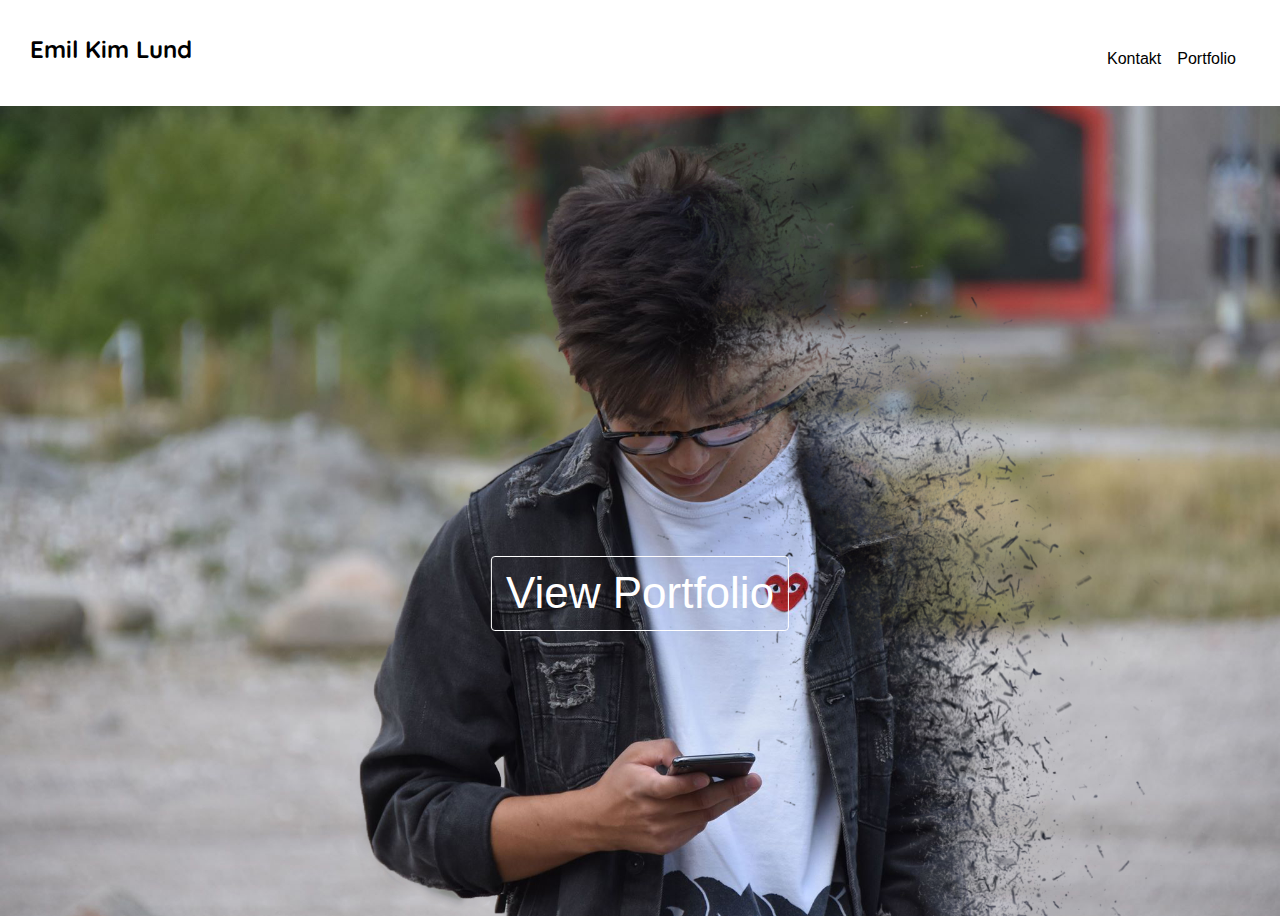
<file: index.html>
<!doctype html>
<html>
<head>
<meta charset="utf-8">
<link rel="stylesheet" href="https://use.fontawesome.com/releases/v5.8.2/css/all.css" integrity="sha384-oS3vJWv+0UjzBfQzYUhtDYW+Pj2yciDJxpsK1OYPAYjqT085Qq/1cq5FLXAZQ7Ay" crossorigin="anonymous">
	<link href="https://fonts.googleapis.com/css?family=Quicksand&display=swap" rel="stylesheet">
	<link href="https://fonts.googleapis.com/css?family=Pontano+Sans&display=swap" rel="stylesheet">
<link rel="stylesheet" href="css/style.css">
<title>Portfolio</title>
</head>
	
<header>
	<ul class="navbar">
 
  		<li><a href="Portfolio.html">Portfolio</a></li>
  		<li><a href="Kontakt.html">Kontakt</a></li>
	</ul>
	<h2 class="placeholder">Emil Kim Lund</h2>
</header>
<body>
	
<main>
	<nav>
		
		<a href="Portfolio.html" class="transparent_btn">View Portfolio</a>
	
	</nav>
<figure><img src="Billeder/Disportion_efeckt_rtsphoto.jpg" width="2048" height="1365" alt=""/></figure>
</main>
</body>
</html>
</file>
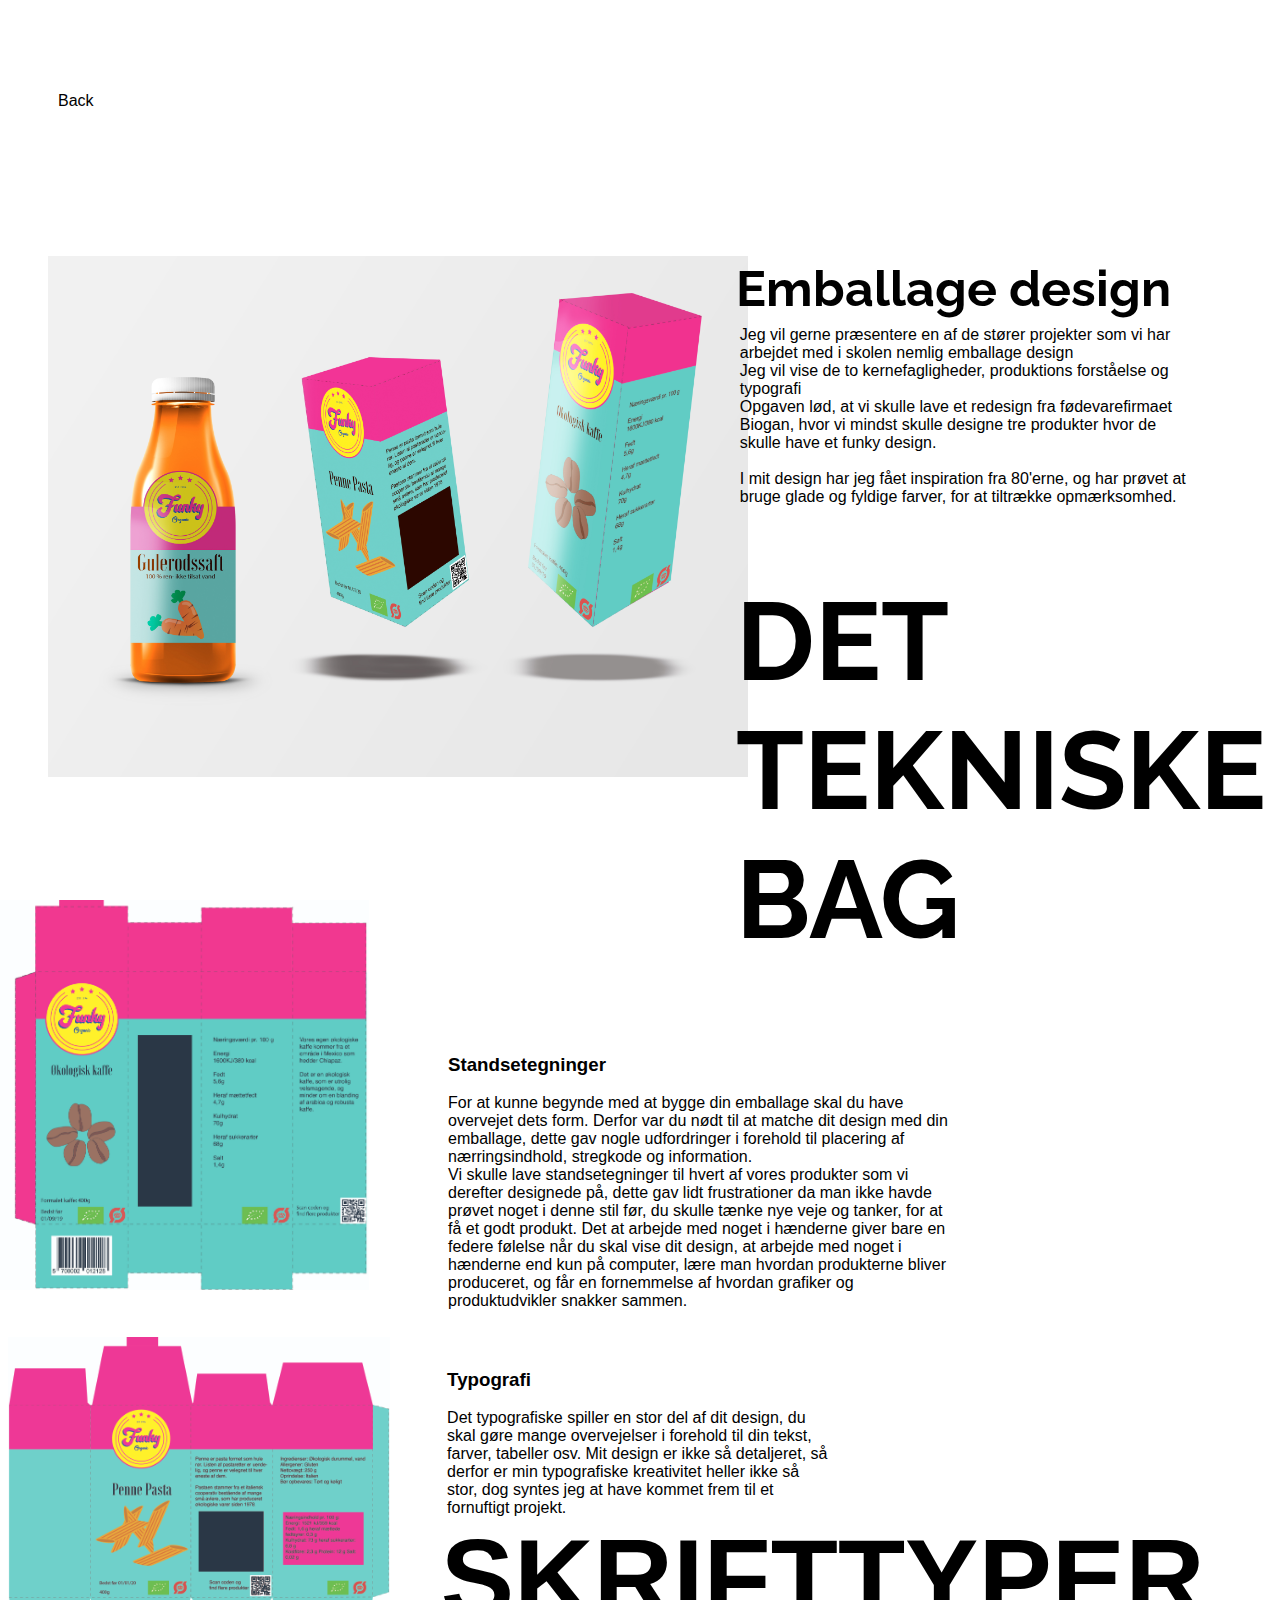
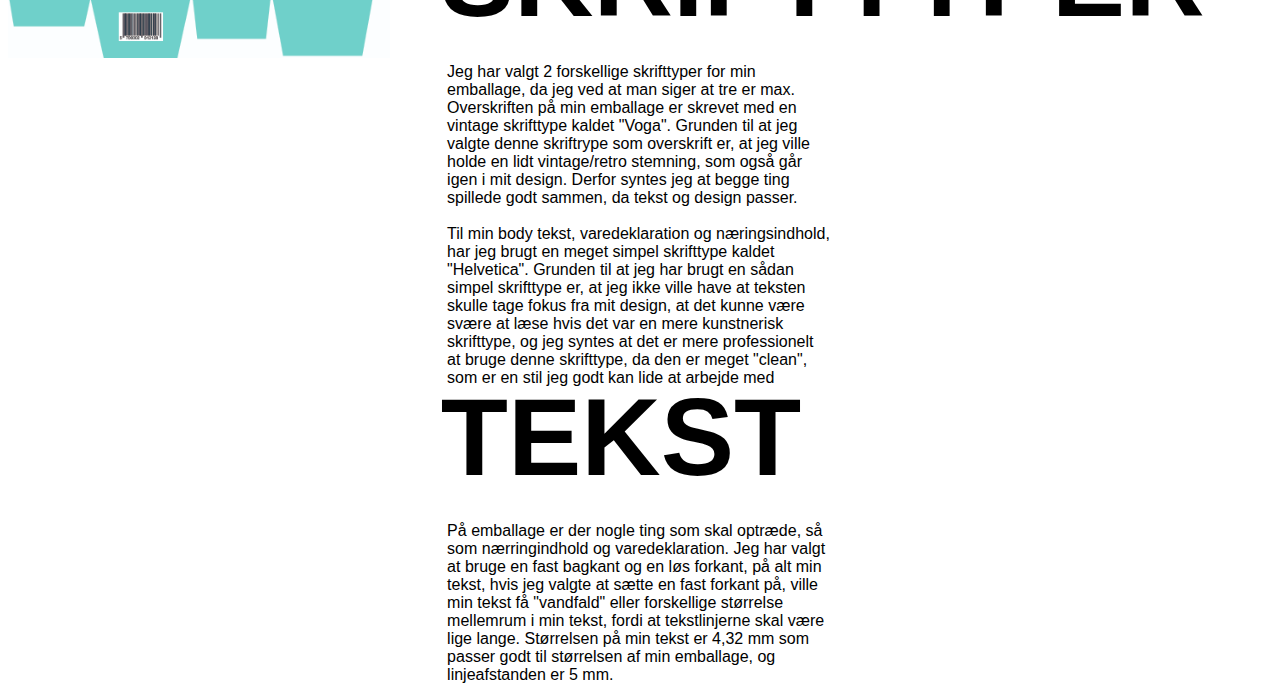
<file: emballage.html>
<!doctype html>
<html>
<head>
<link rel="stylesheet" href="css/style_emballage.css">
<link href="https://fonts.googleapis.com/css?family=Raleway&display=swap" rel="stylesheet">	
<meta charset="UTF-8">
<title>emballage</title>
</head>

	<header class="navbar">
	<ul class="navbar">
  		<li><a href="Portfolio.html">Back</a></li>
	</ul>
	
	</header>
<body>
	
	<h1>Emballage design</h1>
		
	<article>
		<figure>
			<img src="Billeder/Emballage_photos/Boxmockup.jpg" alt="" width="700"/> 
		</figure>
		<section>
			<p align="left" class="intro">Jeg vil gerne præsentere en af de stører projekter som vi har arbejdet med i skolen nemlig emballage design<br>Jeg vil vise de to kernefagligheder, produktions forståelse og typografi<br>Opgaven lød, at vi skulle lave et redesign fra fødevarefirmaet Biogan, hvor vi mindst skulle designe tre produkter hvor de skulle have et funky design.<br><br> I mit design har jeg fået inspiration fra 80'erne, og har prøvet at bruge glade og fyldige farver, for at tiltrække opmærksomhed.
</p>
		</section>
	</article>
	<article>
		
		<section>
			<h2>DET TEKNISKE BAG</h2>	
		</section>
	</article>	
		

	

<div class="photo">
<img src="Billeder/Emballage_photos/Kaffe emballage copy.jpg" style="width:30%"></div>
<div class="pasta">
	<img  src="Billeder/Emballage_photos/Pasta emballage copy.jpg" style="width: 30%"/> 
</div>	
<section class="standsetegninger"><h3>Standsetegninger</h3>
	<p>For at kunne begynde med at bygge din emballage skal du have overvejet dets form. Derfor var du nødt til at matche dit design med din emballage, dette gav nogle udfordringer i forehold til placering af nærringsindhold, stregkode og information. <br>Vi skulle lave standsetegninger til hvert af vores produkter som vi derefter designede på, dette gav lidt frustrationer da man ikke havde prøvet noget i denne stil før, du skulle tænke nye veje og tanker, for at få et godt produkt.  Det at arbejde med noget i hænderne giver bare en federe følelse når du skal vise dit design, at arbejde med noget i hænderne end kun på computer, lære man hvordan produkterne bliver produceret, og får en fornemmelse af hvordan grafiker og produktudvikler snakker sammen.</p>
	</section>
<div class="typografi">
	<section class="styletext">
		<h3 id="styletextstor">Typografi</h3>
	<p>Det typografiske spiller en stor del af dit design, du skal gøre mange overvejelser i forehold til din tekst, farver, tabeller osv. Mit design er ikke så detaljeret, så derfor er min typografiske kreativitet heller ikke så stor, dog syntes jeg at have kommet frem til et fornuftigt projekt.</p><br><br><h3 id="SKRIFTTYPER">SKRIFTTYPER</h3><p class="skrifttekst">Jeg har valgt 2 forskellige skrifttyper for min emballage, da jeg ved at man siger at tre er max. Overskriften på min emballage er skrevet med en vintage skrifttype kaldet "Voga". Grunden til at jeg valgte denne skriftrype som overskrift er, at jeg ville holde en lidt vintage/retro stemning, som også går igen i mit design. Derfor syntes jeg at begge ting spillede godt sammen, da tekst og design passer.<br><br> Til min body tekst, varedeklaration  og næringsindhold, har jeg brugt en meget simpel skrifttype kaldet "Helvetica". Grunden til at jeg har brugt en sådan simpel skrifttype er, at jeg ikke ville have at teksten skulle tage fokus fra mit design, at det kunne være svære at læse hvis det var en mere kunstnerisk skrifttype, og jeg syntes at det er mere professionelt at bruge denne skrifttype, da den er meget "clean", som er en stil jeg godt kan lide at arbejde med </p><br><br><h3 id="TEKST">TEKST</h3><p class="tekst">På emballage er der nogle ting som skal optræde, så som nærringindhold og varedeklaration. Jeg har valgt at bruge en fast bagkant og en løs forkant, på alt min tekst, hvis jeg valgte at sætte en fast forkant på, ville min tekst få "vandfald" eller forskellige størrelse mellemrum i min tekst, fordi at tekstlinjerne skal være lige lange. Størrelsen på min tekst er 4,32 mm som passer godt til størrelsen af min emballage, og linjeafstanden er 5 mm.
</p>
		
		
	</section>
	
</div>	
	
	
</body>
</html>
</file>
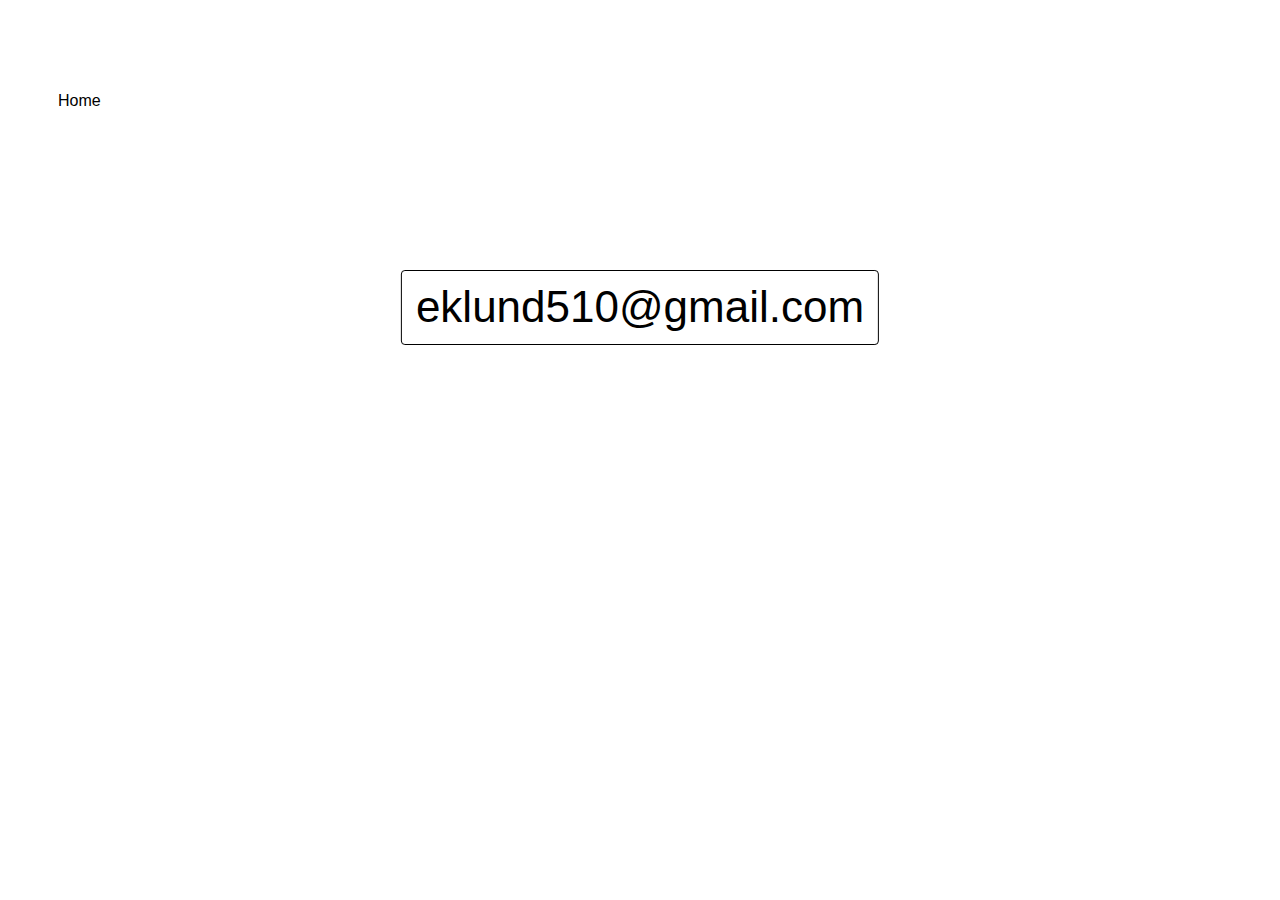
<file: Kontakt.html>
<!doctype html>
<html>
<head>
<link rel="stylesheet" href="css/style_kontakt.css">
<meta charset="utf-8">
<title>Kontakt</title>
</head>
<header class="navbar">
	<ul class="navbar">
  		<li><a href="Landingpage.html">Home</a></li>
	</ul>
	
	</header>
<body>
	
		<a href="mailto:eklund510@gmail.com" class="transparent_btn">eklund510@gmail.com</a>
	
</body>
</html>
s
</file>
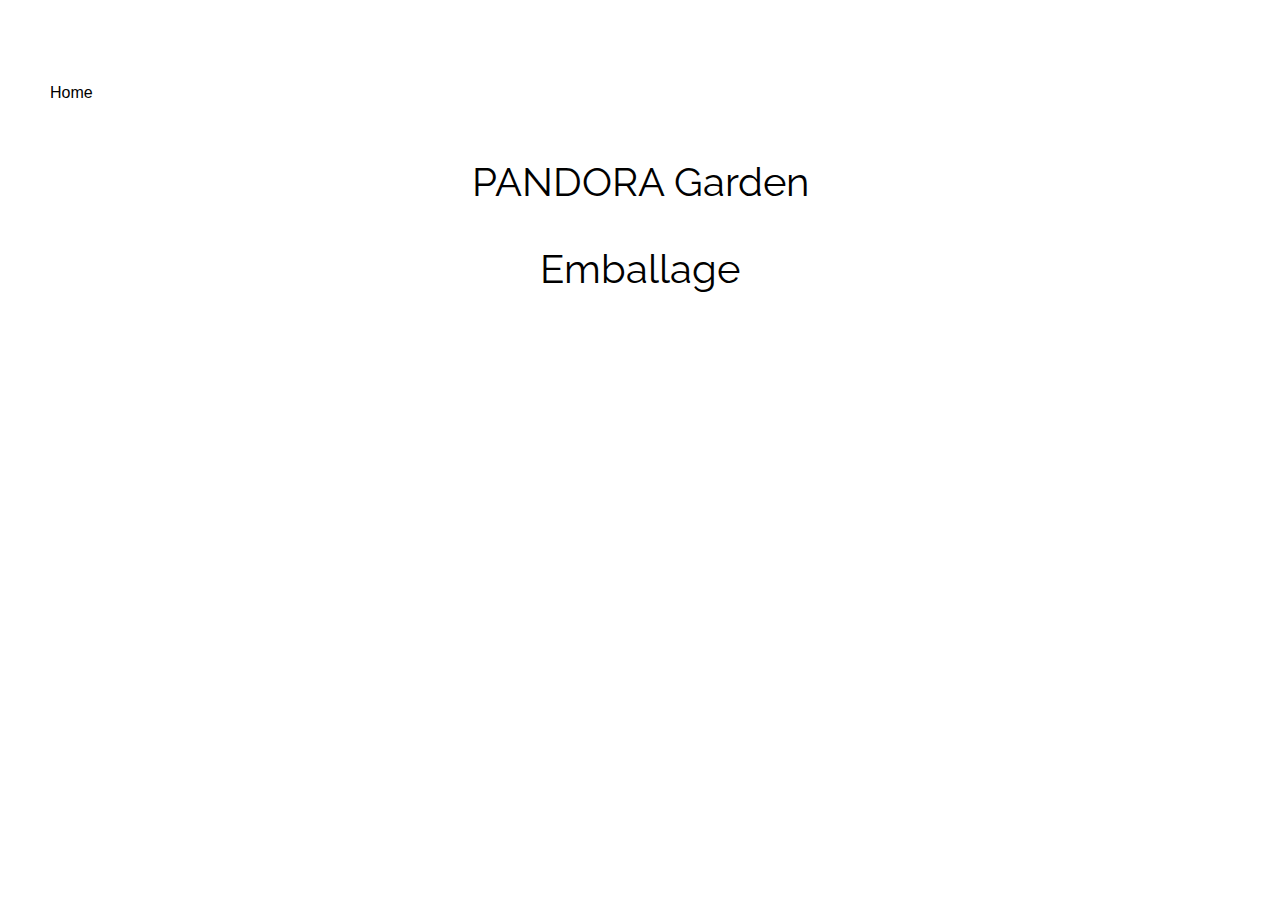
<file: Portfolio.html>
<!doctype html>
<html>
<head>
<meta charset="utf-8">
	<link href="https://fonts.googleapis.com/css?family=Raleway&display=swap" rel="stylesheet">

<link rel="stylesheet" href="css/style_portfolio.css">
<title>Landingpage</title>
</head>
	
<header class="navbar">
	<ul class="navbar">
  		<li><a href="index.html">Home</a></li>
	</ul>
	
	</header>
<body>
<p class="three" >
<a id="Pandora"href="pandoragarden.html">PANDORA Garden</a></p>


	<p class="two">
		<a id="Emballage" href="emballage.html">Emballage</a></p>
<figure>
	<img id="Pandora_img"src="Billeder/PANDORA_mockup.jpg" width="500"/>
	<img id="Emballage_img" src="Billeder/Emballage_photos/Boxmockup.jpg" width="500" />
	
	</figure>


<div>
	
	
	</div>	
	<script>
		document.querySelector("#Pandora").addEventListener("mouseover", function(){
			document.querySelector("#Pandora_img").style.display="inline";
		})
		document.querySelector("#Pandora").addEventListener("mouseout", function(){
			document.querySelector("#Pandora_img").style.display="none";
		})
		
			document.querySelector("#Emballage").addEventListener("mouseover", function(){
			document.querySelector("#Emballage_img").style.display="inline";
		})
		document.querySelector("#Emballage").addEventListener("mouseout", function(){
			document.querySelector("#Emballage_img").style.display="none";
		})
	
	
	</script>
</body>
</html>
</file>
<file: css/style.css>
@charset "utf-8";
/* CSS Document */



html{
	scroll-behavior: smooth;
}


header{
	height: 10vh;
}

figure{
	margin: 0;
	height: 90vh;
}

figure img{
	width: 100%;
	height: 100%;
	object-fit: cover;
}

body{
	margin: 0;
}



li {
  float: right;
}

.navbar	{	
	display: block;
	padding: 14px;
	background-color: #FFFFFF;
	text-indent: 16px;
	list-style: none;
	position: relative;
	top: 20px;
	margin-right: 30px;
	text-decoration: none;
	
}

.navbar ul{
	
}

.navbar a{
	color: #000000;
	text-decoration: none;
	font-family: 'Roboto', sans-serif;
	left: 40px;

}


.fullscreen{
	
	height: 90vh;
	padding: 5vh;
	box-sizing: border-box;
	top: 30px;
	position: relative;
	bottom: 3vh;
	background-color:#E81B1F;
	transform: translateX(50-)
	
}

.scroller{
	color: black;
	position: absolute;
}


.transparent_btn {
	left: 50vw;
	transform: translateX(-50%);
	font-family: 'Raleway', sans-serif;
	margin-top: 450px;
	display: inline-block;
	position: absolute;
	padding: 10px 14px;
	color: #FFFFFF;
	border: 1px solid #FFFFFF;
	text-decoration: none;
	font-size: 44px;
	line-height: 120%;
	background-color: rgba(255,255,255, 0);
	-webkit-border-radius: 4px;
	-moz-border-radius: 4px;
	border-radius: 4px;
	-webkit-transition: background-color 300ms ease;
	-moz-transition: background-color 300ms ease;
	transition: background-color 300ms ease;
	cursor: pointer;
}
.transparent_btn:hover {
	background-color: rgba(255,255,255, 0.3);
	color: #FFF;
}

.placeholder{
	margin-left: 30px;
	position: relative;
	top: -30px;
	font-family: 'Quicksand', sans-serif;
}
</file>
<file: css/style_emballage.css>
@charset "UTF-8";
/* CSS Document */

html{
	max-width: 1200px;
}
	h1{
	position: absolute;
	transform: translateX(-50%);
	font-family: 'Raleway', sans-serif;
	left: 77.5vw;
	font-size: 50px;
	top: 25vh;
	width: 40%; 
	
}
.photo{
	position: absolute;
	right: 4vw;
	top: 100vh;
}

h2{
	position: absolute;
	transform: translateX(-50%);
	font-family: 'Raleway', sans-serif;
	left: 77.5vw;
	font-size: 110px;
	width: 40%;
	float: right;
	top: 54vh;
	
	
}

article{
	display: flex;
}

.bottle{
	position: absolute;
	margin-bottom: 100px;
	left: 10vw;
	
}

.intro{
	font-family: 'Quicksand', sans-serif;
	position: absolute;
	left: 57.8vw;
	float: right;
	width: 35%;
	margin-top: 10vh;
	
	
	}
.pasta{
	position: absolute;
	margin-top: 60vh;
}


.standsetegninger{
	position: absolute;
	left: 35vw;
	margin-top:0vh;
	width: 40%;
	font-family: 'Quicksand', sans-serif;
	top: 115vh;
}

.typografi{
	position: absolute;
	width: 100%;
	height: 100%;
	float: left;
	top: 110vh;
	right: 0.1vh;
}
.style{
	float: right;
	width: 35%;
	margin-top: 40vh;
}

.styletext{
	position: absolute;
	left: 35vw;
	top: 40vh;
	width: 30%;
	font-family: 'Quicksand', sans-serif;
}

#SKRIFTTYPER{
	position: absolute;
	font-family: 'Quicksand', sans-serif;
	font-size: 110px;
	top: 6vh;
	left: -0.5vw;
}

.skrifttekst{
	position: absolute;	
	top: 33vh;
	left: 0vw;
	
}

#TEKST{
	position: absolute;
	font-family: 'Quicksand', sans-serif;
	font-size: 110px;
	left: -0.5vw;
	top: 57vh;
	font-weight: 900;
	
}

.tekst{
	position: absolute;	
	top: 84vh;
	left: 0vw;
	margin-bottom: 10vh;
}



.finaltekst{
	position: absolute;	
	top: 16vh;
	left: 0vw;
}
	
nav{
	background-color: white;
	width: 1000px;
	height: 100px;
	text-align: center;
	display: inline-block;
}



header{
	background-color: #FFFFFF;
	width: 1000px;
	height: 200px;
	text-align:left;

	}	

img{
	max-width: 100%;
}




.navbar a{
	color: #000000;
	text-decoration: none;
	font-family: 'Roboto', sans-serif;
	left: 40px;
	position: absolute;
	margin-left: -20px;

}

.navbar	{	
	display: block;
	padding: 14px;
	background-color: #FFFFFF;
	text-indent: 16px;
	list-style: none;
	position: relative;
	top: 20px;
	margin-right: 30px;
	text-decoration: none;
	
}
</file>
<file: css/style_kontakt.css>
@charset "utf-8";
/* CSS Document */

.navbar	{	
	display: block;
	padding: 14px;
	background-color: #FFFFFF;
	text-indent: 16px;
	list-style: none;
	position: relative;
	top: 20px;
	margin-right: 30px;
	
}

.navbar a{
	color: #000000;
	text-decoration: none;
	font-family: 'Roboto', sans-serif;
	left: 40px;
	position: absolute;
	margin-left: -20px;

}


.transparent_btn {
	left: 50vw;
	transform: translateX(-50%);
	font-family: 'Raleway', sans-serif;
	margin-top: 450px;
	display: block;
	position: absolute;
	padding: 10px 14px;
	color: #000000;
	border: 1px solid #000000;
	text-decoration: none;
	font-size: 44px;
	line-height: 120%;
	background-color: rgba(255,255,255, 0);
	-webkit-border-radius: 4px;
	-moz-border-radius: 4px;
	border-radius: 4px;
	-webkit-transition: background-color 300ms ease;
	-moz-transition: background-color 300ms ease;
	transition: background-color 300ms ease;
	cursor: pointer;
	top: -20vh;
}
.transparent_btn:hover {
	background-color:black;
	color: #FFFFFF;
}
</file>
<file: css/style_portfolio.css>
@charset "utf-8";
/* CSS Document */


html{
	scroll-behavior: smooth;
}

img{
	display: none;
}

header{
	height: 10vh;
}





body{
	margin: 0;
}


.effect-apollo img{
	position: absolute;
	top: 200px;
}


.navbar	{	
	display: block;
	padding: 14px;
	background-color: #FFFFFF;
	text-indent: 16px;
	list-style: none;
	position: relative;
	top: 20px;
	margin-right: 30px;
	text-decoration: none;
	
}

article{
	margin-left: 20px;
}

.navbar a{
	color: #000000;
	text-decoration: none;
	font-family: 'Roboto', sans-serif;
	left: 40px;
	position: absolute;
	margin-left: -20px;

}

.eksempel1{
	box-shadow:5px 5px 5px #999;
}
.fullscreen{
	
	height: 90vh;
	padding: 5vh;
	box-sizing: border-box;
	top: 30px;
	position: relative;
	bottom: 3vh;
	background-color:#E81B1F;
	transform: translateX(50-);
	
}

span{
    display: none;
	text-align: center;
	margin-top: 50px;
	
}


p.three:hover span{
    display: block;
	text-decoration: none;
	text-decoration-color: black;
	
}

p.two:hover span{
    display: block;
}

p.two, p.three{
	text-align: center;
	font-family: 'Raleway', sans-serif;
	font-size: 40px;
	text-decoration:none; 
	
}

figure{
	position: absolute;
	left: 50vw;
	transform: translateX(-50%)
	
}

#Pandora{
	text-decoration: none;
	color: black;
}

#Emballage{
	text-decoration: none;
	color:black;
}
</file>
